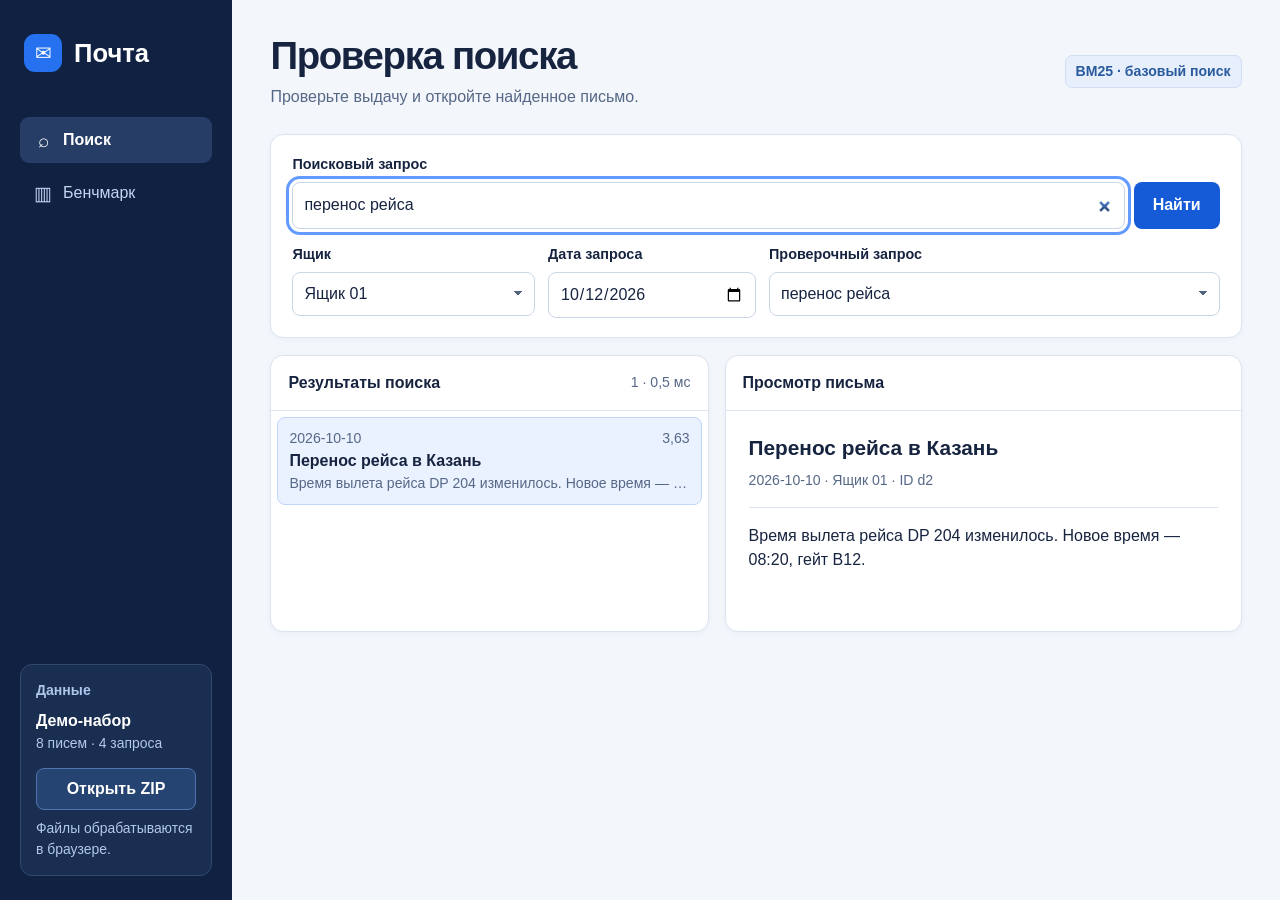
<file: search-lab/index.html>
<!doctype html>
<html lang="ru">
<head>
  <meta charset="utf-8">
  <meta name="viewport" content="width=device-width, initial-scale=1">
  <meta name="color-scheme" content="light">
  <title>Почта · Проверка поиска</title>
  <link rel="stylesheet" href="./style.css">
  <script type="module" src="./app.mjs"></script>
</head>
<body>
  <aside class="sidebar">
    <a class="brand" href="./" aria-label="Почта, главная"><span class="brand-mark" aria-hidden="true">✉</span> Почта</a>
    <nav aria-label="Разделы">
      <button class="nav-link active" id="search-tab" type="button" aria-controls="search-panel" aria-pressed="true"><span class="nav-icon" aria-hidden="true">⌕</span> Поиск</button>
      <button class="nav-link" id="bench-tab" type="button" aria-controls="bench-panel" aria-pressed="false"><span class="nav-icon" aria-hidden="true">▥</span> Бенчмарк</button>
    </nav>
    <section class="data-card" aria-labelledby="data-title">
      <h2 id="data-title">Данные</h2>
      <p id="data-name">Демо-набор</p>
      <p class="data-counts" id="data-counts"></p>
      <button id="import-button" class="upload" type="button">Открыть ZIP</button>
      <input type="file" id="import-file" accept=".zip,application/zip" hidden>
      <p class="data-note">Файлы обрабатываются в браузере.</p>
    </section>
  </aside>
  <main>
    <header class="page-header">
      <div>
        <h1 id="page-title">Проверка поиска</h1>
        <p id="page-description">Проверьте выдачу и откройте найденное письмо.</p>
      </div>
      <span class="method" title="Поиск по словам">BM25 · базовый поиск</span>
    </header>
    <p id="notice" class="notice" role="status" hidden></p>
    <section id="search-panel" aria-labelledby="page-title">
      <form id="search-form" class="control-card">
        <label for="query">Поисковый запрос</label>
        <div class="search-bar">
          <input id="query" type="search" placeholder="Например, перенос рейса" autofocus>
          <button class="primary" type="submit">Найти</button>
        </div>
        <div class="filters">
          <div><label for="mailbox">Ящик</label><select id="mailbox"></select></div>
          <div><label for="as-of">Дата запроса</label><input id="as-of" type="date"></div>
          <div class="example-box"><label for="example">Проверочный запрос</label><select id="example"></select></div>
        </div>
      </form>
      <div class="workspace">
        <section class="result-card" aria-labelledby="results-title">
          <header class="panel-header"><h2 id="results-title">Письма</h2><span id="search-summary" aria-live="polite"></span></header>
          <div id="results"></div>
        </section>
        <section class="letter-card" aria-labelledby="letter-title">
          <header class="panel-header"><h2 id="letter-title">Просмотр письма</h2></header>
          <div id="letter" aria-live="polite"></div>
        </section>
      </div>
    </section>
    <section id="bench-panel" aria-labelledby="page-title" hidden>
      <div class="control-card bench-controls">
        <div><label for="k">Глубина выдачи (K)</label><select id="k"><option>5</option><option selected>10</option><option>20</option></select></div>
        <button class="primary" id="run-bench" type="button">Запустить проверку</button>
        <button class="secondary" id="export" type="button" disabled>Скачать выдачу</button>
        <p id="bench-progress" role="status"></p>
      </div>
      <div class="metrics" id="metrics"></div>
      <section class="result-card bench-results" aria-labelledby="bench-results-title">
        <header class="panel-header"><h2 id="bench-results-title">Результаты по запросам</h2></header>
        <div id="bench-rows" class="bench-rows"><p class="empty">Запустите проверку, чтобы увидеть метрики.</p></div>
      </section>
    </section>
  </main>
</body>
</html>
</file>
<file: search-lab/style.css>
* { box-sizing: border-box; }
[hidden] { display: none !important; }
:root {
  font: 16px/1.5 "Segoe UI", Arial, sans-serif;
  color: #172440;
  background: #f3f6fb;
  font-synthesis: none;
  --ink: #172440;
  --muted: #566887;
  --line: #dce4f0;
  --blue: #155bd7;
  --navy: #112142;
}
body { margin: 0; min-height: 100vh; display: grid; grid-template-columns: 232px minmax(0, 1fr); }
button, input, select { font: inherit; }
button { cursor: pointer; }
button:disabled { opacity: .55; cursor: default; }
:focus-visible { outline: 3px solid #639aff; outline-offset: 3px; }
.sidebar { background: var(--navy); color: white; padding: 34px 20px 24px; display: flex; min-height: 100vh; flex-direction: column; }
.brand { text-decoration: none; color: white; font-size: 1.6rem; font-weight: 750; display: flex; align-items: center; gap: 12px; margin: 0 4px 45px; }
.brand-mark { display: grid; place-items: center; width: 38px; height: 38px; border-radius: 11px; background: #2671f0; font-size: 1.25rem; }
nav { display: grid; gap: 7px; }
.nav-link { padding: 11px 13px; display: flex; align-items: center; gap: 10px; border: 0; border-radius: 9px; color: #c4d5f0; background: transparent; text-align: left; }
.nav-link:hover, .nav-link.active { background: #263d66; color: white; }
.nav-link.active { font-weight: 700; }
.nav-icon { display: inline-block; width: 20px; flex: none; text-align: center; font-size: 1.2rem; line-height: 1; }
.data-card { margin-top: auto; background: #192e50; border: 1px solid #324971; border-radius: 12px; padding: 15px; overflow-wrap: anywhere; }
.data-card h2 { margin: 0 0 8px; font-size: .88rem; color: #afc5eb; }
.data-card p { margin: 0; }
#data-name { font-weight: 650; }
.data-counts, .data-note { color: #b3c8eb; font-size: .87rem; }
.upload { width: 100%; margin: 14px 0 8px; color: #fff; background: #254471; border: 1px solid #5075ac; border-radius: 8px; padding: 8px; font-weight: 650; }
.upload:hover { background: #31568a; }
main { padding: 34px clamp(18px, 3vw, 48px) 40px; width: 100%; max-width: 1620px; margin: 0 auto; }
.page-header { display: flex; align-items: center; justify-content: space-between; gap: 20px; margin-bottom: 25px; }
h1 { margin: 0; font-size: clamp(1.8rem, 3vw, 2.5rem); line-height: 1.15; letter-spacing: -.035em; }
.page-header p { margin: .45rem 0 0; color: var(--muted); }
.method { color: #295b9c; background: #e7effd; border: 1px solid #d2def4; border-radius: 7px; padding: 5px 10px; font-size: .88rem; font-weight: 650; white-space: nowrap; }
.control-card, .result-card, .letter-card, .metric { background: white; border: 1px solid var(--line); border-radius: 13px; box-shadow: 0 2px 7px #0d244709; }
.control-card { padding: 19px 21px; }
label { display: block; margin-bottom: 6px; font-size: .9rem; font-weight: 650; }
input:not([type=file]), select { width: 100%; color: var(--ink); background: #fff; border: 1px solid #cbd6e7; border-radius: 8px; min-width: 0; padding: 9px 11px; }
input::placeholder { color: #5f7291; }
select { appearance: none; padding-right: 32px; background-image: linear-gradient(45deg, transparent 50%, #536480 50%), linear-gradient(135deg, #536480 50%, transparent 50%); background-position: calc(100% - 16px) 50%, calc(100% - 12px) 50%; background-size: 4px 5px; background-repeat: no-repeat; }
.search-bar { display: grid; grid-template-columns: 1fr auto; gap: 9px; }
.search-bar input { min-height: 47px; }
.primary,.secondary { padding: 9px 18px; border-radius: 8px; border: 1px solid transparent; font-weight: 650; white-space: nowrap; }
.primary { background: var(--blue); color: white; }
.primary:hover { background: #104dbb; }
.secondary { background: #f6f9ff; color: #2252a1; border-color: #cfdbef; }
.filters { display: grid; grid-template-columns: minmax(0, .7fr) minmax(0, .6fr) minmax(0, 1.3fr); gap: 13px; margin-top: 15px; }
.workspace { display: grid; grid-template-columns: minmax(255px, 1fr) minmax(320px, 1.18fr); gap: 16px; margin-top: 17px; }
.result-card, .letter-card { min-width: 0; }
.panel-header { padding: 14px 17px; display: flex; align-items: center; justify-content: space-between; gap: 7px; min-height: 55px; border-bottom: 1px solid var(--line); }
.panel-header h2 { font-size: 1rem; margin: 0; }
#search-summary, .meta, .snippet { color: var(--muted); font-size: .88rem; }
#results { max-height: 56vh; min-height: 220px; overflow: auto; padding: 6px; }
.result-button { display: block; width: 100%; text-align: left; padding: 10px 11px; border: 1px solid transparent; background: #fff; border-radius: 8px; color: var(--ink); }
.result-button:hover { background: #f2f6fd; }
.result-button[aria-pressed=true] { background: #eaf2ff; border-color: #bfd5fc; }
.result-button strong, .snippet { display: block; overflow: hidden; text-overflow: ellipsis; white-space: nowrap; }
.result-button .meta { display: flex; justify-content: space-between; gap: 8px; }
#letter { overflow: auto; max-height: 56vh; }
.letter-content { padding: 21px 23px; overflow-wrap: anywhere; }
.letter-content h3 { margin: 0; font-size: 1.3rem; }
.letter-content .meta { margin: 7px 0 16px; }
.letter-body { white-space: pre-wrap; border-top: 1px solid var(--line); margin: 0; padding-top: 16px; }
.empty { color: var(--muted); padding: 15px 17px; margin: 0; }
.notice { padding: 10px 14px; margin: -5px 0 14px; border-radius: 8px; background: #e9f2ff; color: #1d4d8a; }
.notice.error { background: #ffeded; color: #922a2a; }
.bench-controls { display: flex; align-items: end; gap: 10px; flex-wrap: wrap; }
.bench-controls p { margin: 0 0 7px; color: var(--muted); }
.metrics { display: grid; grid-template-columns: repeat(4, minmax(0, 1fr)); gap: 11px; margin: 16px 0; }
.metric { padding: 13px 16px; min-width: 0; }
.metric strong { display: block; font-size: 1.55rem; margin-top: 2px; }
.metric span { color: var(--muted); font-size: .88rem; }
.bench-rows { overflow: auto; }
table { border-collapse: collapse; width: 100%; }
td, th { padding: 10px 14px; text-align: left; border-bottom: 1px solid var(--line); }
th { color: var(--muted); font-size: .86rem; }
.query-link { background: none; border: 0; text-align: left; color: #144caf; padding: 0; text-decoration: underline; }
@media (max-width: 890px) {
  body { grid-template-columns: 172px minmax(0, 1fr); }
  .sidebar { padding-inline: 12px; }
  .workspace { grid-template-columns: 1fr; }
  #results { max-height: 300px; }
}
@media (max-width: 600px) {
  body { display: block; }
  .sidebar { min-height: auto; padding: 12px 14px; }
  .brand { font-size: 1.3rem; margin: 0 0 8px; }
  nav { display: flex; }
  .data-card { margin-top: 9px; display: grid; grid-template-columns: minmax(0, 1fr) auto; align-items: center; gap: 3px 7px; }
  .data-card h2, .data-note { display: none; }
  .data-counts { grid-row: 2; }
  .upload { margin: 0; grid-column: 2; grid-row: 1 / 3; }
  main { padding-top: 19px; }
  .page-header { display: block; margin-bottom: 15px; }
  .method { display: inline-block; margin-top: 9px; }
  .control-card { padding: 13px; }
  .filters { grid-template-columns: repeat(2, minmax(0,1fr)); }
  .example-box { grid-column: 1 / -1; }
  .metrics { grid-template-columns: repeat(2, minmax(0,1fr)); }
}
</file>
